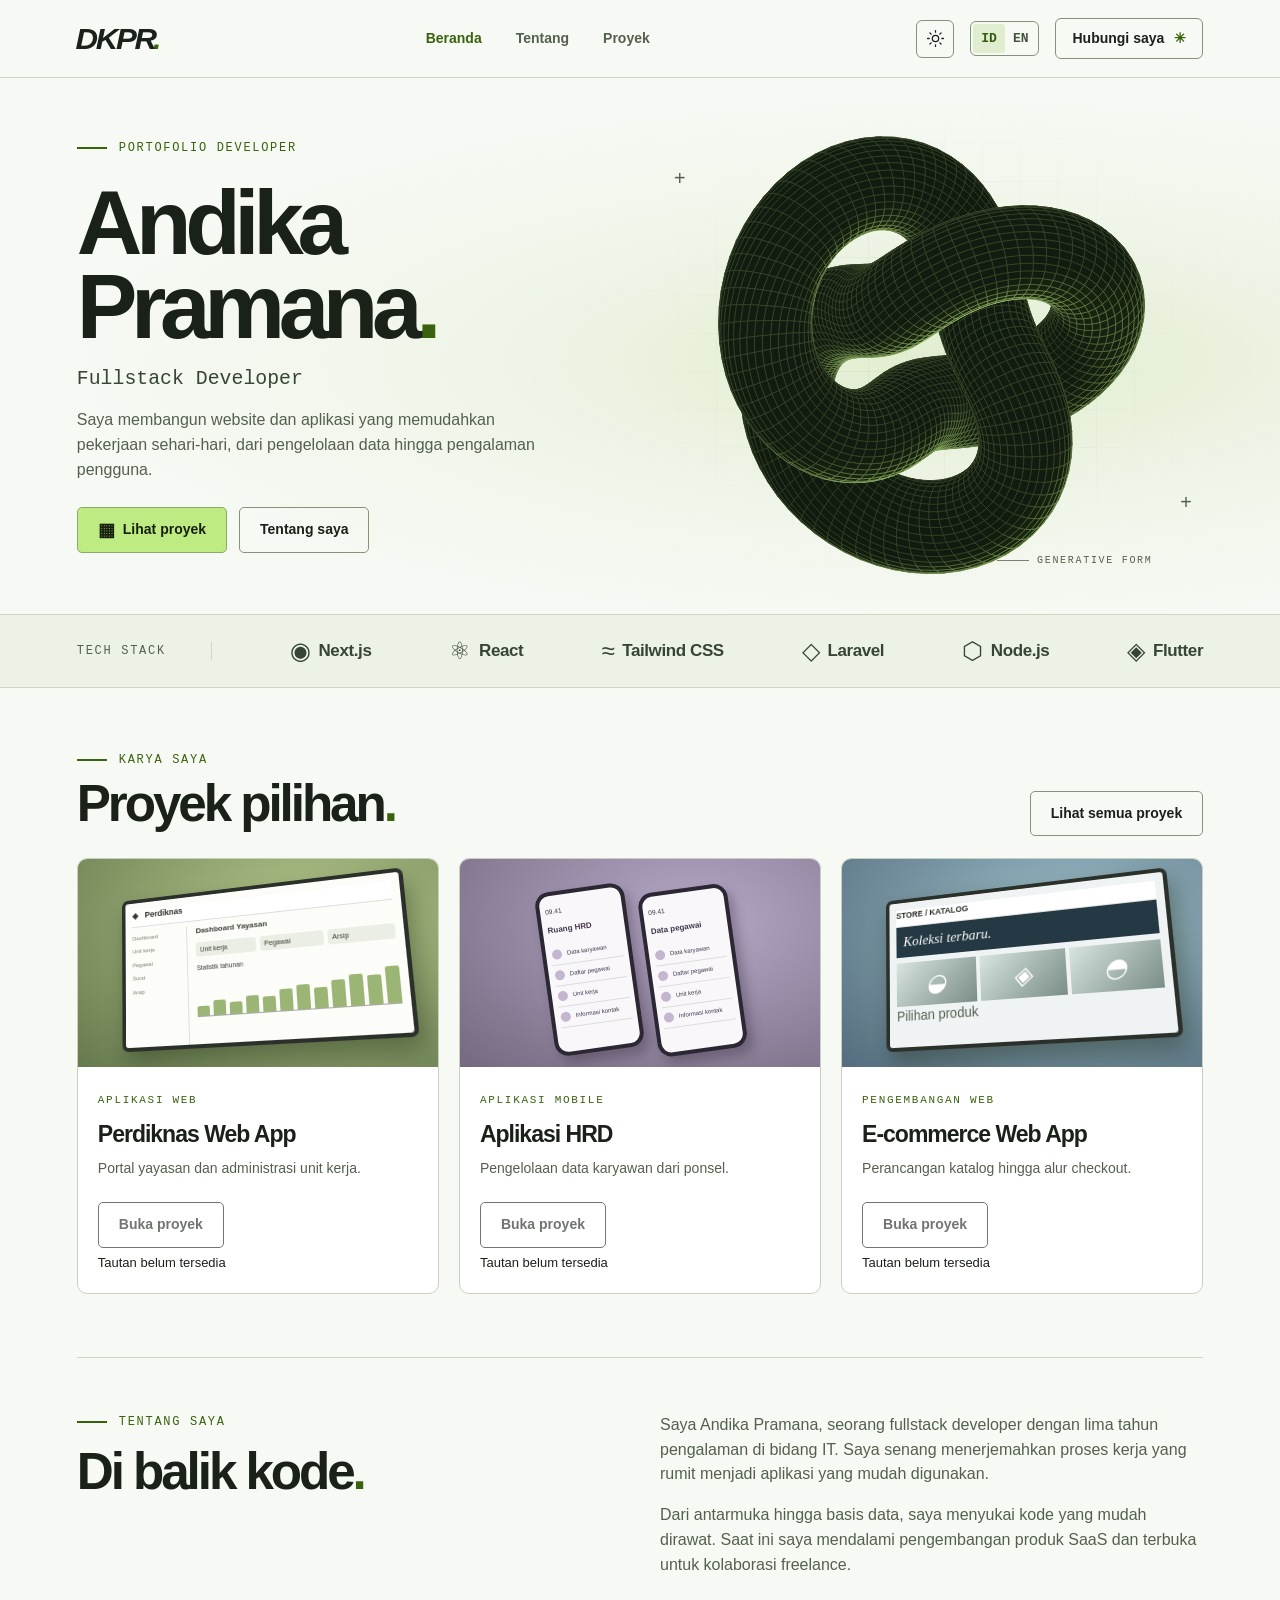
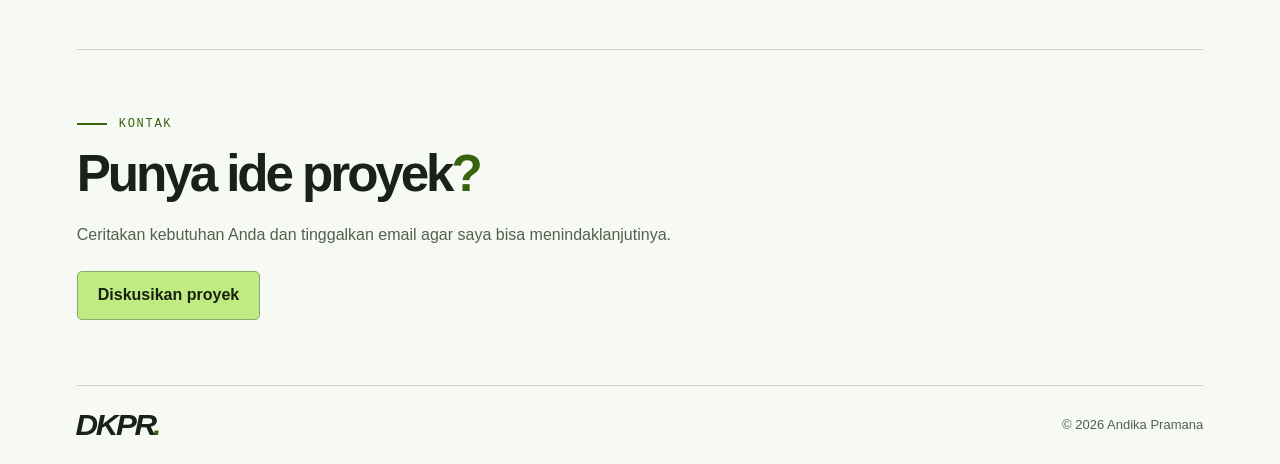
<file: index.html>
<!doctype html>
<html lang="id">
  <meta charset="utf-8" /><title>DKPR — Andika Pramana</title>
  <script>
    let lang = "id";
    try {
      if (localStorage.getItem("dkpr-language") === "en") lang = "en";
    } catch {}
    location.replace(lang + "/" + location.search + location.hash);
  </script>
  <a href="id/">Bahasa Indonesia</a>
  ·
  <a href="en/">English</a>
</html>
</file>
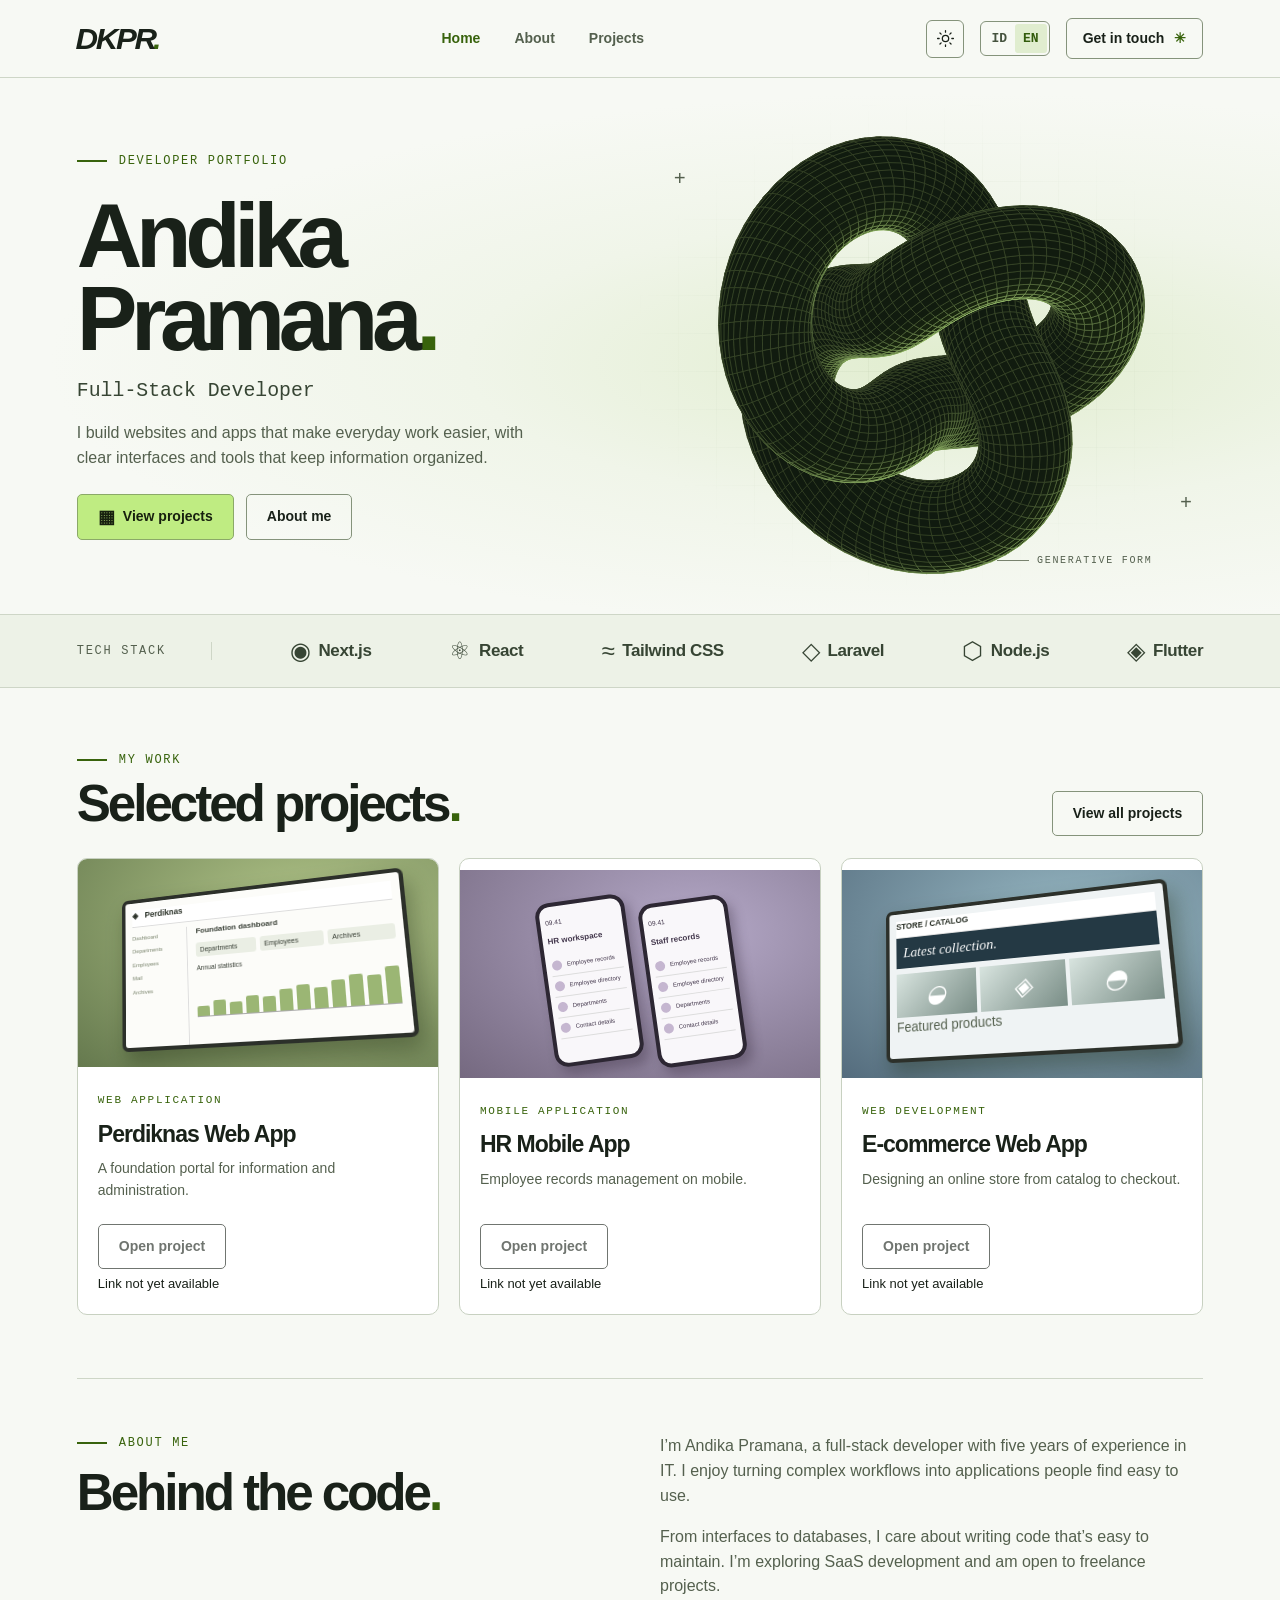
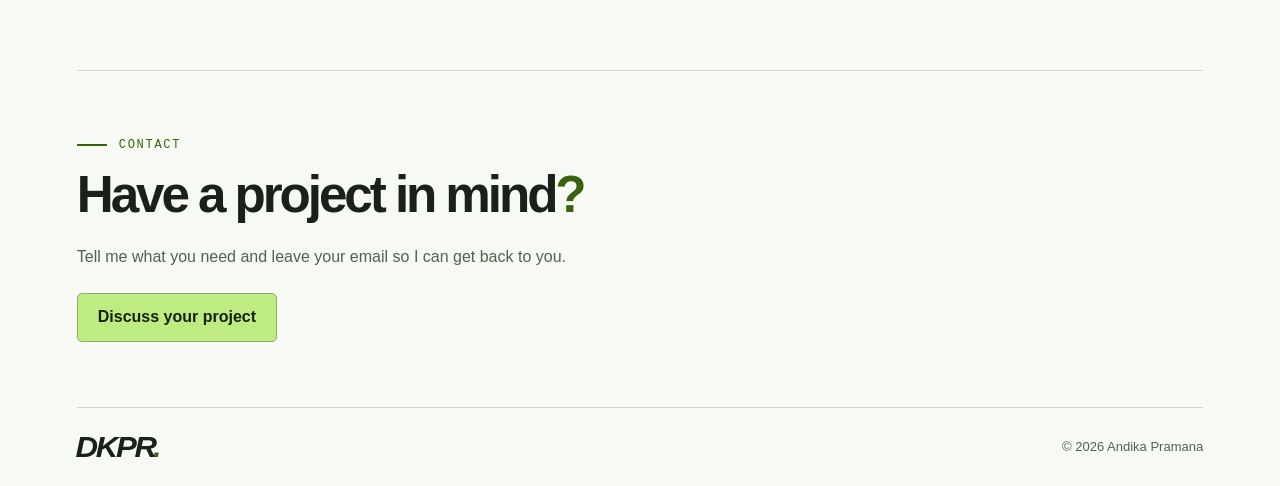
<file: en/index.html>
<!doctype html>
<html lang="en">
  <head>
    <meta charset="utf-8" />
    <meta name="viewport" content="width=device-width,initial-scale=1" />
    <meta name="theme-color" content="#101110" />
    <meta
      name="description"
      content="Explore Andika Pramana’s web and mobile projects. A full-stack developer with five years in IT, Andika is open to freelance collaborations."
    />
    <title>Andika Pramana — Full-Stack Developer</title>
    <script src="../theme.js"></script>
    <link rel="stylesheet" href="../style.css" />
    <script>
      try {
        localStorage.setItem("dkpr-language", document.documentElement.lang);
      } catch {}
    </script>
  </head>
  <body>
    <header>
      <div class="wrap nav">
        <a class="brand" href="#beranda" aria-label="DKPR Home"><b>DKPR</b><i>.</i></a>
        <nav>
          <a href="#beranda" class="active">Home</a><a href="#tentang">About</a
          ><a href="projects/">Projects</a>
        </nav>
        <div class="nav-tools">
          <button
            type="button"
            class="theme-switch"
            aria-label="Dark mode"
            title="Dark mode"
            aria-pressed="false"
          >
            <svg
              aria-hidden="true"
              width="19"
              height="19"
              viewBox="0 0 24 24"
              fill="none"
              stroke="currentColor"
              stroke-width="1.6"
              stroke-linecap="round"
              stroke-linejoin="round"
            >
              <g class="sun">
                <circle cx="12" cy="12" r="4" />
                <path
                  d="M12 2v2m0 16v2M2 12h2m16 0h2M5 5l1.5 1.5m11 11L19 19M5 19l1.5-1.5m11-11L19 5"
                />
              </g>
              <path class="moon" d="M20.5 14.4A9 9 0 0 1 9.6 3.5a9 9 0 1 0 10.9 10.9Z" />
            </svg>
          </button>
          <div class="languages" role="group" aria-label="Language">
            <a href="../id/" lang="id" hreflang="id" aria-label="Bahasa Indonesia">ID</a
            ><a href="./" lang="en" hreflang="en" aria-label="English" aria-current="true">EN</a>
          </div>
          <a class="contactbtn" href="#kontak">Get in touch <span aria-hidden="true">✳</span></a>
        </div>
      </div>
    </header>
    <main>
      <section id="beranda" class="hero">
        <div class="wrap hero-inner">
          <div class="intro">
            <div class="eyebrow"><span class="rule"></span> DEVELOPER PORTFOLIO</div>
            <h1>Andika<br />Pramana<span>.</span></h1>
            <p class="role">Full-Stack Developer</p>
            <p class="desc">
              I build websites and apps that make everyday work easier, with clear interfaces and
              tools that keep information organized.
            </p>
            <div class="actions">
              <a class="solid" href="#proyek"><span aria-hidden="true">▦</span> View projects</a
              ><a class="outline" href="#tentang">About me</a>
            </div>
          </div>
          <div class="art" aria-hidden="true">
            <div class="grid"></div>
            <canvas></canvas>
            <div class="cross tl">+</div>
            <div class="cross br">+</div>
            <div class="artnote"><i></i> GENERATIVE FORM</div>
          </div>
        </div>
      </section>
      <div class="tech">
        <div class="wrap techrow">
          <span class="techlabel">TECH STACK</span><b><em>◉</em> Next.js</b><b><em>⚛</em> React</b
          ><b><em>≈</em> Tailwind CSS</b><b><em>◇</em> Laravel</b><b><em>⬡</em> Node.js</b
          ><b><em>◈</em> Flutter</b>
        </div>
      </div>
      <section class="wrap projects" id="proyek">
        <div class="eyebrow"><span class="rule"></span> MY WORK</div>
        <div class="sectionhead">
          <h2>Selected projects<span>.</span></h2>
          <a class="outline all-projects" href="projects/">View all projects</a>
        </div>
        <div class="cards" id="cards"></div>
      </section>
      <section class="wrap about" id="tentang">
        <div>
          <div class="eyebrow"><span class="rule"></span> ABOUT ME</div>
          <h2>Behind the code<span>.</span></h2>
        </div>
        <div>
          <p>
            I’m Andika Pramana, a full-stack developer with five years of experience in IT. I enjoy
            turning complex workflows into applications people find easy to use.
          </p>
          <p>
            From interfaces to databases, I care about writing code that’s easy to maintain. I’m
            exploring SaaS development and am open to freelance projects.
          </p>
        </div>
      </section>
      <section class="wrap contact" id="kontak">
        <div class="eyebrow"><span class="rule"></span> CONTACT</div>
        <h2>Have a project in mind<span>?</span></h2>
        <p>Tell me what you need and leave your email so I can get back to you.</p>
        <a class="solid" href="https://dkpr-andika-portfolio.viridmint32.chatgpt.site/en#kontak"
          >Discuss your project</a
        >
      </section>
    </main>
    <footer class="wrap">
      <a class="brand" href="#beranda"><b>DKPR</b><i>.</i></a
      ><span>© 2026 Andika Pramana</span>
    </footer>
    <dialog id="detail">
      <button class="close" aria-label="Close">×</button>
      <div id="bodydetail"></div>
    </dialog>
    <script src="../en.js"></script>
    <script src="../projects.js"></script>
    <script src="../app.js"></script>
  </body>
</html>
</file>
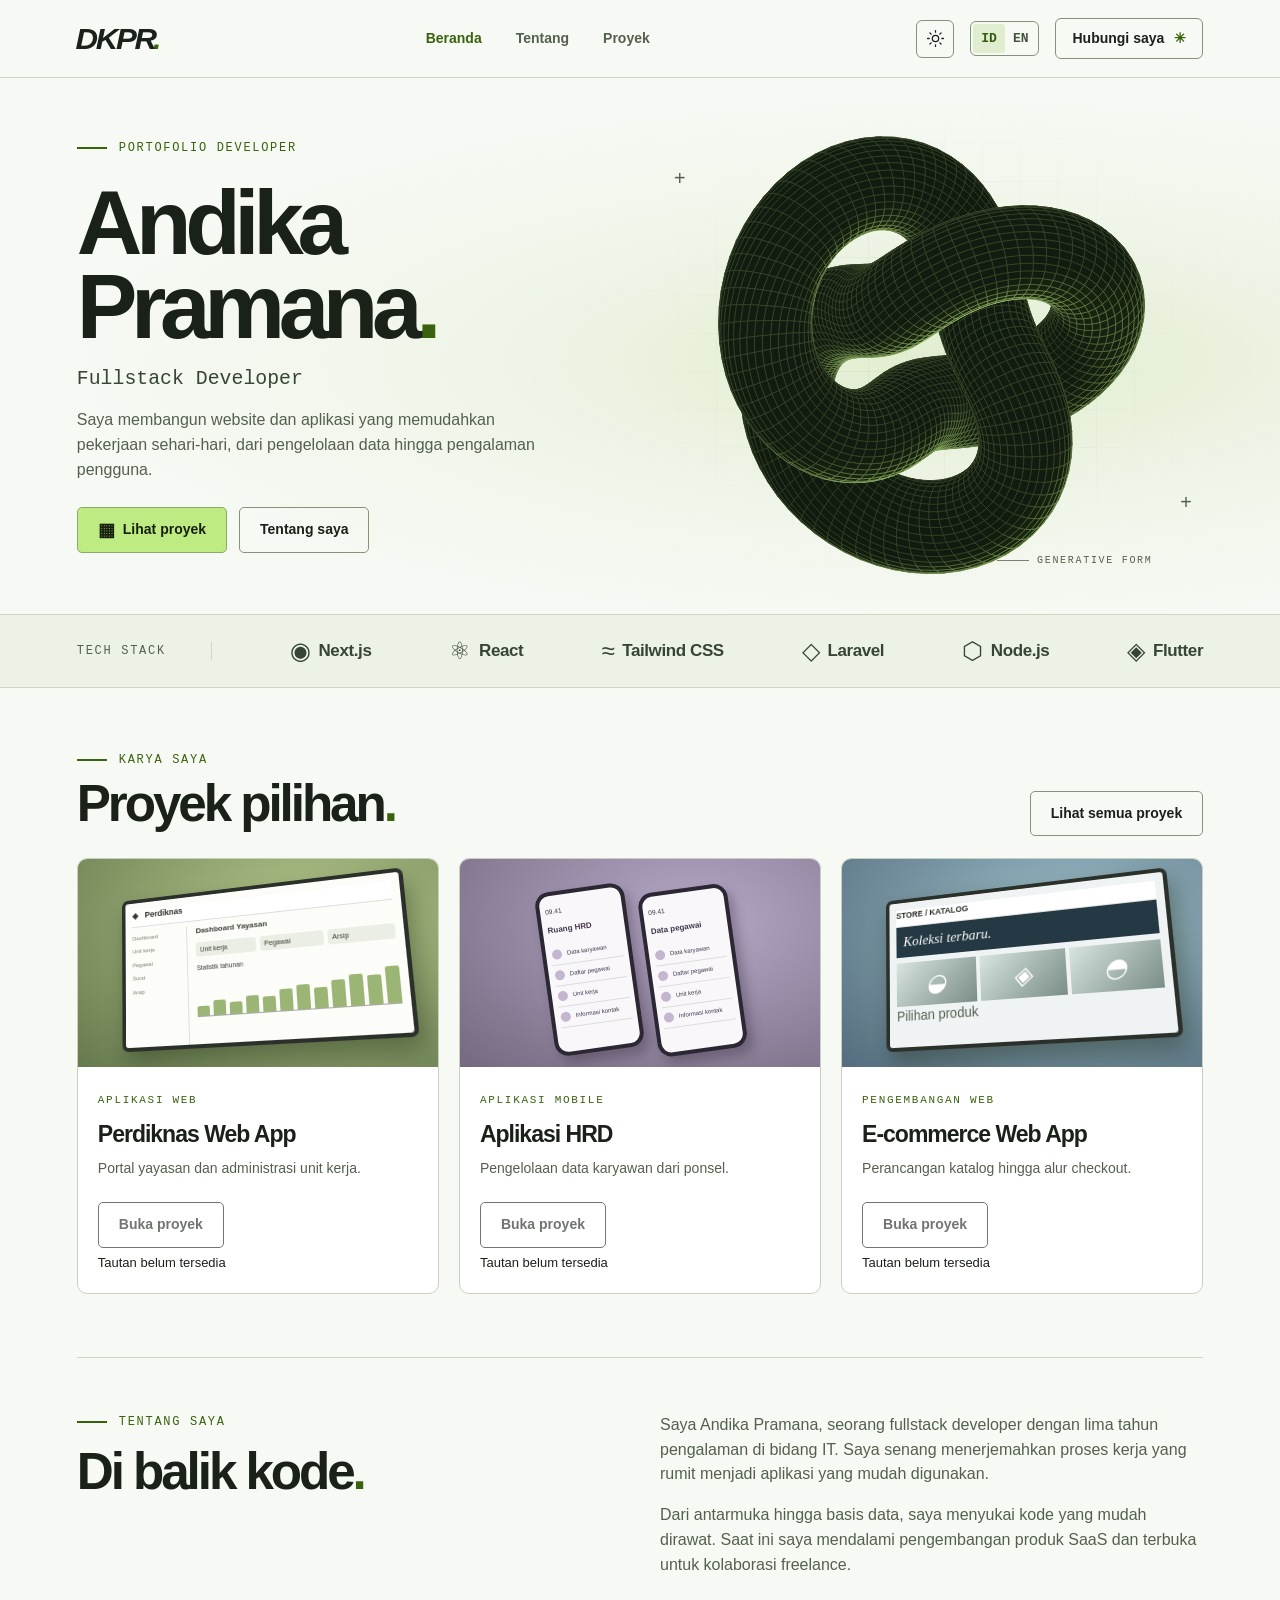
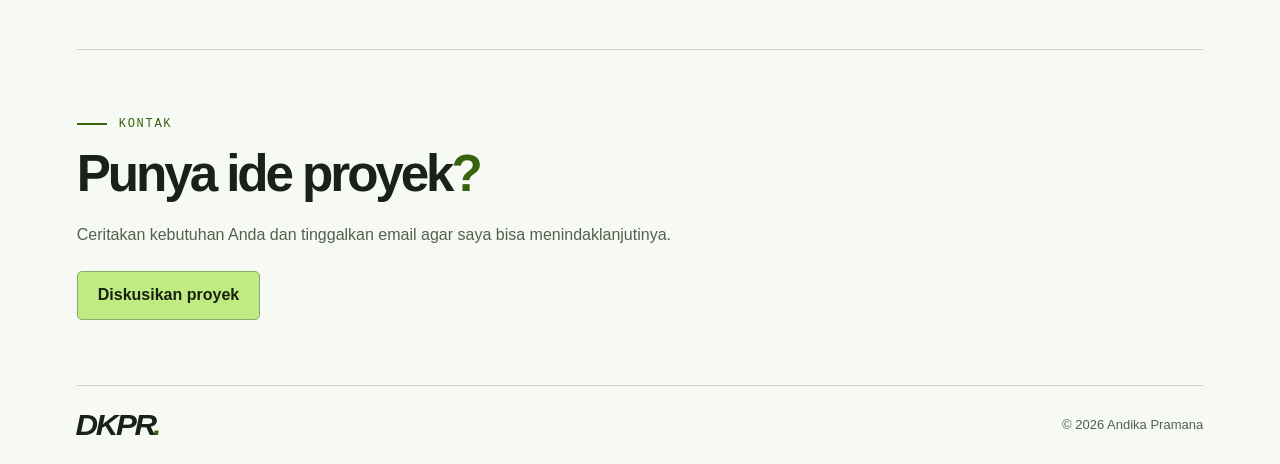
<file: id/index.html>
<!doctype html>
<html lang="id">
  <head>
    <meta charset="utf-8" />
    <meta name="viewport" content="width=device-width,initial-scale=1" />
    <meta name="theme-color" content="#101110" />
    <meta
      name="description"
      content="Portofolio Andika Pramana, fullstack developer dengan lima tahun pengalaman IT. Jelajahi proyek web, aplikasi mobile, dan diskusikan ide proyek Anda."
    />
    <title>Andika Pramana — Fullstack Developer</title>
    <script src="../theme.js"></script>
    <link rel="stylesheet" href="../style.css" />
    <script>
      try {
        localStorage.setItem("dkpr-language", document.documentElement.lang);
      } catch {}
    </script>
  </head>
  <body>
    <header>
      <div class="wrap nav">
        <a class="brand" href="#beranda" aria-label="DKPR Beranda"><b>DKPR</b><i>.</i></a>
        <nav>
          <a href="#beranda" class="active">Beranda</a><a href="#tentang">Tentang</a
          ><a href="proyek/">Proyek</a>
        </nav>
        <div class="nav-tools">
          <button
            type="button"
            class="theme-switch"
            aria-label="Mode gelap"
            title="Mode gelap"
            aria-pressed="false"
          >
            <svg
              aria-hidden="true"
              width="19"
              height="19"
              viewBox="0 0 24 24"
              fill="none"
              stroke="currentColor"
              stroke-width="1.6"
              stroke-linecap="round"
              stroke-linejoin="round"
            >
              <g class="sun">
                <circle cx="12" cy="12" r="4" />
                <path
                  d="M12 2v2m0 16v2M2 12h2m16 0h2M5 5l1.5 1.5m11 11L19 19M5 19l1.5-1.5m11-11L19 5"
                />
              </g>
              <path class="moon" d="M20.5 14.4A9 9 0 0 1 9.6 3.5a9 9 0 1 0 10.9 10.9Z" />
            </svg>
          </button>
          <div class="languages" role="group" aria-label="Bahasa">
            <a href="./" lang="id" hreflang="id" aria-label="Bahasa Indonesia" aria-current="true"
              >ID</a
            ><a href="../en/" lang="en" hreflang="en" aria-label="English">EN</a>
          </div>
          <a class="contactbtn" href="#kontak">Hubungi saya <span aria-hidden="true">✳</span></a>
        </div>
      </div>
    </header>
    <main>
      <section id="beranda" class="hero">
        <div class="wrap hero-inner">
          <div class="intro">
            <div class="eyebrow"><span class="rule"></span> PORTOFOLIO DEVELOPER</div>
            <h1>Andika<br />Pramana<span>.</span></h1>
            <p class="role">Fullstack Developer</p>
            <p class="desc">
              Saya membangun website dan aplikasi yang memudahkan pekerjaan sehari-hari, dari
              pengelolaan data hingga pengalaman pengguna.
            </p>
            <div class="actions">
              <a class="solid" href="#proyek"><span aria-hidden="true">▦</span> Lihat proyek</a
              ><a class="outline" href="#tentang">Tentang saya</a>
            </div>
          </div>
          <div class="art" aria-hidden="true">
            <div class="grid"></div>
            <canvas></canvas>
            <div class="cross tl">+</div>
            <div class="cross br">+</div>
            <div class="artnote"><i></i> GENERATIVE FORM</div>
          </div>
        </div>
      </section>
      <div class="tech">
        <div class="wrap techrow">
          <span class="techlabel">TECH STACK</span><b><em>◉</em> Next.js</b><b><em>⚛</em> React</b
          ><b><em>≈</em> Tailwind CSS</b><b><em>◇</em> Laravel</b><b><em>⬡</em> Node.js</b
          ><b><em>◈</em> Flutter</b>
        </div>
      </div>
      <section class="wrap projects" id="proyek">
        <div class="eyebrow"><span class="rule"></span> KARYA SAYA</div>
        <div class="sectionhead">
          <h2>Proyek pilihan<span>.</span></h2>
          <a class="outline all-projects" href="proyek/">Lihat semua proyek</a>
        </div>
        <div class="cards" id="cards"></div>
      </section>
      <section class="wrap about" id="tentang">
        <div>
          <div class="eyebrow"><span class="rule"></span> TENTANG SAYA</div>
          <h2>Di balik kode<span>.</span></h2>
        </div>
        <div>
          <p>
            Saya Andika Pramana, seorang fullstack developer dengan lima tahun pengalaman di bidang
            IT. Saya senang menerjemahkan proses kerja yang rumit menjadi aplikasi yang mudah
            digunakan.
          </p>
          <p>
            Dari antarmuka hingga basis data, saya menyukai kode yang mudah dirawat. Saat ini saya
            mendalami pengembangan produk SaaS dan terbuka untuk kolaborasi freelance.
          </p>
        </div>
      </section>
      <section class="wrap contact" id="kontak">
        <div class="eyebrow"><span class="rule"></span> KONTAK</div>
        <h2>Punya ide proyek<span>?</span></h2>
        <p>Ceritakan kebutuhan Anda dan tinggalkan email agar saya bisa menindaklanjutinya.</p>
        <a class="solid" href="https://dkpr-andika-portfolio.viridmint32.chatgpt.site/id#kontak"
          >Diskusikan proyek</a
        >
      </section>
    </main>
    <footer class="wrap">
      <a class="brand" href="#beranda"><b>DKPR</b><i>.</i></a
      ><span>© 2026 Andika Pramana</span>
    </footer>
    <dialog id="detail">
      <button class="close" aria-label="Tutup">×</button>
      <div id="bodydetail"></div>
    </dialog>
    <script src="../id.js"></script>
    <script src="../projects.js"></script>
    <script src="../app.js"></script>
  </body>
</html>
</file>
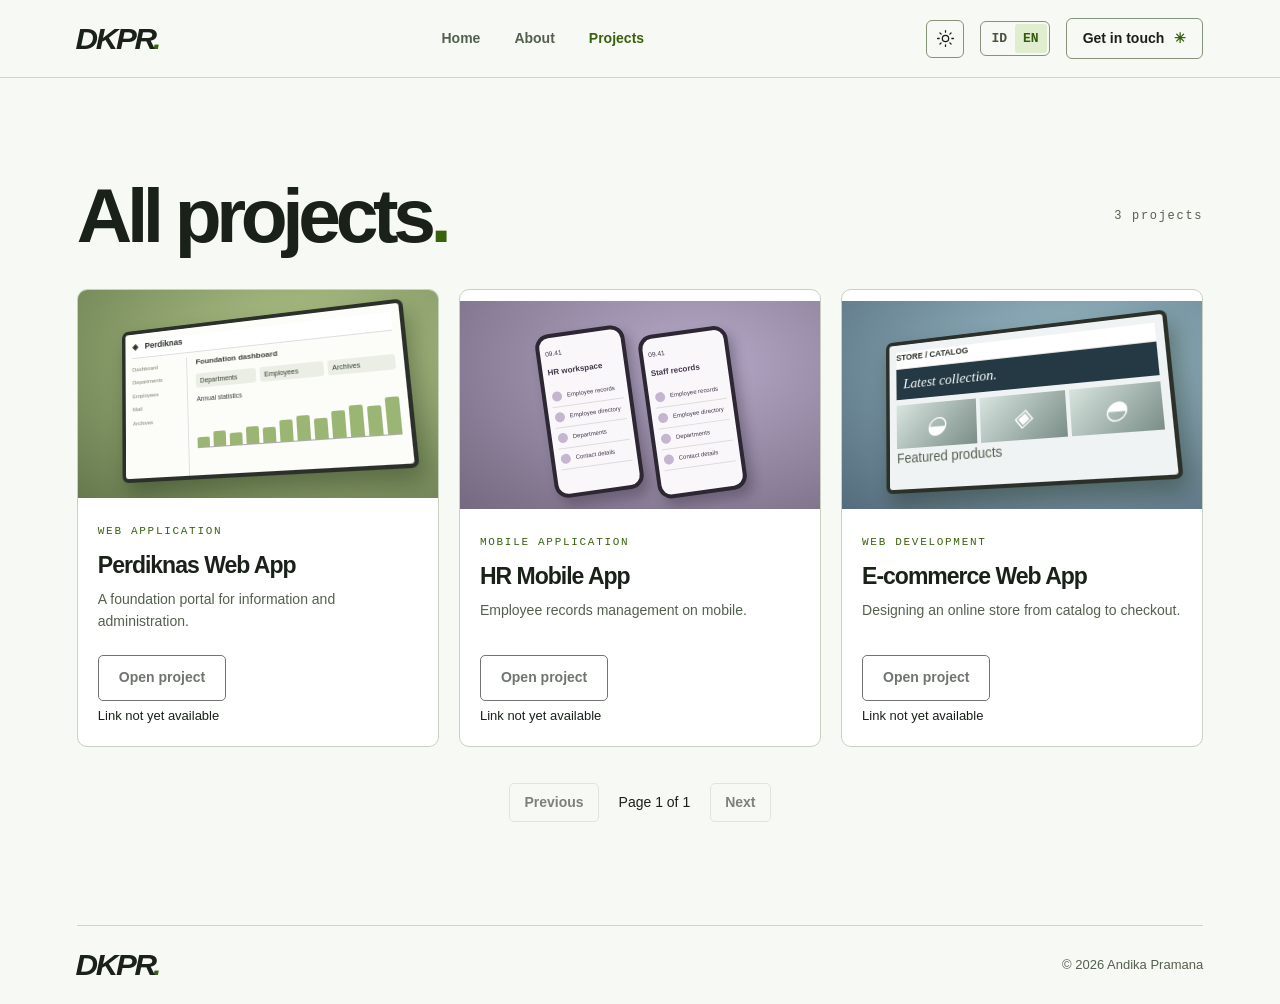
<file: en/projects/index.html>
<!doctype html>
<html lang="en">
  <head>
    <meta charset="utf-8" />
    <meta name="viewport" content="width=device-width,initial-scale=1" />
    <meta name="theme-color" content="#101110" />
    <meta
      name="description"
      content="Explore Andika Pramana’s web and mobile projects. A full-stack developer with five years in IT, Andika is open to freelance collaborations."
    />
    <title>All projects — Andika Pramana</title>
    <script src="../../theme.js"></script>
    <link rel="stylesheet" href="../../style.css" />
    <script>
      try {
        localStorage.setItem("dkpr-language", document.documentElement.lang);
      } catch {}
    </script>
  </head>
  <body>
    <header>
      <div class="wrap nav">
        <a class="brand" href="../#beranda" aria-label="DKPR Home"><b>DKPR</b><i>.</i></a>
        <nav>
          <a href="../#beranda">Home</a><a href="../#tentang">About</a
          ><a class="active" aria-current="page" href="./">Projects</a>
        </nav>
        <div class="nav-tools">
          <button
            type="button"
            class="theme-switch"
            aria-label="Dark mode"
            title="Dark mode"
            aria-pressed="false"
          >
            <svg
              aria-hidden="true"
              width="19"
              height="19"
              viewBox="0 0 24 24"
              fill="none"
              stroke="currentColor"
              stroke-width="1.6"
              stroke-linecap="round"
              stroke-linejoin="round"
            >
              <g class="sun">
                <circle cx="12" cy="12" r="4" />
                <path
                  d="M12 2v2m0 16v2M2 12h2m16 0h2M5 5l1.5 1.5m11 11L19 19M5 19l1.5-1.5m11-11L19 5"
                />
              </g>
              <path class="moon" d="M20.5 14.4A9 9 0 0 1 9.6 3.5a9 9 0 1 0 10.9 10.9Z" />
            </svg>
          </button>
          <div class="languages" role="group" aria-label="Language">
            <a href="../../id/proyek/" lang="id" hreflang="id" aria-label="Bahasa Indonesia">ID</a
            ><a href="./" lang="en" hreflang="en" aria-label="English" aria-current="true">EN</a>
          </div>
          <a class="contactbtn" href="../#kontak">Get in touch <span aria-hidden="true">✳</span></a>
        </div>
      </div>
    </header>
    <main class="wrap catalog">
      <div class="sectionhead">
        <h1>All projects<span>.</span></h1>
        <span class="mono" id="project-count"></span>
      </div>
      <div class="cards" id="cards"></div>
      <nav id="pagination" aria-label="Project pages"><span id="page-state"></span></nav>
    </main>
    <footer class="wrap">
      <a class="brand" href="../#beranda"><b>DKPR</b><i>.</i></a
      ><span>© 2026 Andika Pramana</span>
    </footer>
    <dialog id="detail">
      <button class="close" aria-label="Close">×</button>
      <div id="bodydetail"></div>
    </dialog>
    <script src="../../en.js"></script>
    <script src="../../projects.js"></script>
  </body>
</html>
</file>
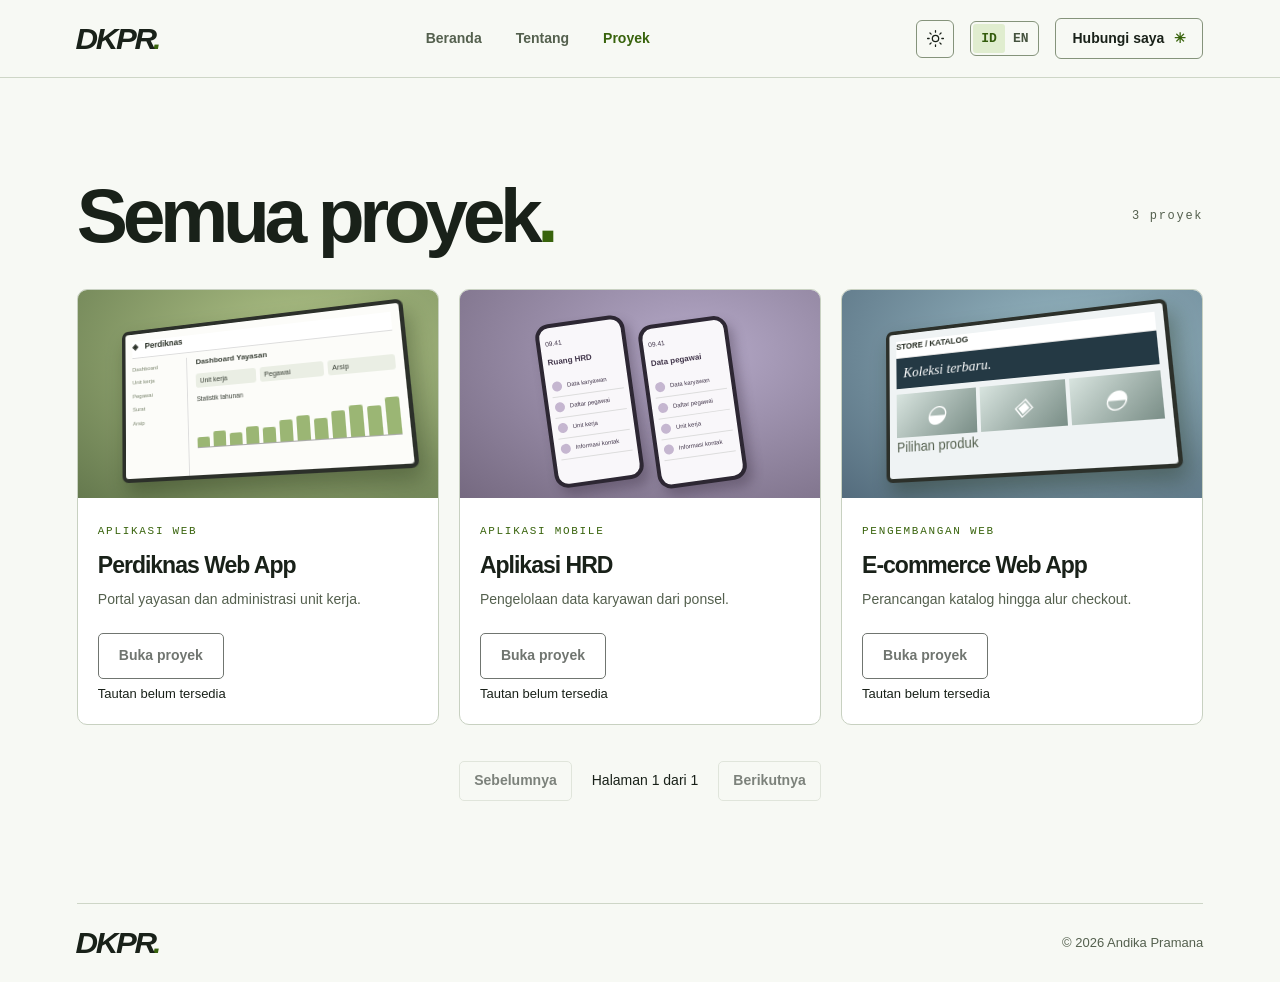
<file: id/proyek/index.html>
<!doctype html>
<html lang="id">
  <head>
    <meta charset="utf-8" />
    <meta name="viewport" content="width=device-width,initial-scale=1" />
    <meta name="theme-color" content="#101110" />
    <meta
      name="description"
      content="Portofolio Andika Pramana, fullstack developer dengan lima tahun pengalaman IT. Jelajahi proyek web, aplikasi mobile, dan diskusikan ide proyek Anda."
    />
    <title>Semua proyek — Andika Pramana</title>
    <script src="../../theme.js"></script>
    <link rel="stylesheet" href="../../style.css" />
    <script>
      try {
        localStorage.setItem("dkpr-language", document.documentElement.lang);
      } catch {}
    </script>
  </head>
  <body>
    <header>
      <div class="wrap nav">
        <a class="brand" href="../#beranda" aria-label="DKPR Beranda"><b>DKPR</b><i>.</i></a>
        <nav>
          <a href="../#beranda">Beranda</a><a href="../#tentang">Tentang</a
          ><a class="active" aria-current="page" href="./">Proyek</a>
        </nav>
        <div class="nav-tools">
          <button
            type="button"
            class="theme-switch"
            aria-label="Mode gelap"
            title="Mode gelap"
            aria-pressed="false"
          >
            <svg
              aria-hidden="true"
              width="19"
              height="19"
              viewBox="0 0 24 24"
              fill="none"
              stroke="currentColor"
              stroke-width="1.6"
              stroke-linecap="round"
              stroke-linejoin="round"
            >
              <g class="sun">
                <circle cx="12" cy="12" r="4" />
                <path
                  d="M12 2v2m0 16v2M2 12h2m16 0h2M5 5l1.5 1.5m11 11L19 19M5 19l1.5-1.5m11-11L19 5"
                />
              </g>
              <path class="moon" d="M20.5 14.4A9 9 0 0 1 9.6 3.5a9 9 0 1 0 10.9 10.9Z" />
            </svg>
          </button>
          <div class="languages" role="group" aria-label="Bahasa">
            <a href="./" lang="id" hreflang="id" aria-label="Bahasa Indonesia" aria-current="true"
              >ID</a
            ><a href="../../en/projects/" lang="en" hreflang="en" aria-label="English">EN</a>
          </div>
          <a class="contactbtn" href="../#kontak">Hubungi saya <span aria-hidden="true">✳</span></a>
        </div>
      </div>
    </header>
    <main class="wrap catalog">
      <div class="sectionhead">
        <h1>Semua proyek<span>.</span></h1>
        <span class="mono" id="project-count"></span>
      </div>
      <div class="cards" id="cards"></div>
      <nav id="pagination" aria-label="Halaman proyek"><span id="page-state"></span></nav>
    </main>
    <footer class="wrap">
      <a class="brand" href="../#beranda"><b>DKPR</b><i>.</i></a
      ><span>© 2026 Andika Pramana</span>
    </footer>
    <dialog id="detail">
      <button class="close" aria-label="Tutup">×</button>
      <div id="bodydetail"></div>
    </dialog>
    <script src="../../id.js"></script>
    <script src="../../projects.js"></script>
  </body>
</html>
</file>
<file: style.css>
/* ==========================================================================
   Base & reset
   ========================================================================== */

* {
  box-sizing: border-box;
}
html {
  scroll-behavior: smooth;
  scroll-padding-top: 82px;
}
body {
  margin: 0;
  background: #111210;
  color: #f4f4ee;
  font:
    16px/1.55 Arial,
    Helvetica,
    sans-serif;
  --lime: #c3f873;
  --line: #32342e;
}
a {
  color: inherit;
  text-decoration: none;
}
button,
input,
textarea {
  font: inherit;
}
button,
a {
  touch-action: manipulation;
}
button {
  cursor: pointer;
}
.wrap {
  width: min(1260px, 88%);
  margin-inline: auto;
}
/* ==========================================================================
   Header, navigation & buttons
   ========================================================================== */

header {
  background: #111210;
  border-bottom: 1px solid var(--line);
}
.nav,
nav,
.actions,
.techrow,
.sectionhead,
footer,
.eyebrow {
  display: flex;
  align-items: center;
}
.nav {
  height: 77px;
  justify-content: space-between;
}
.brand {
  display: flex;
  align-items: baseline;
  font-size: 30px;
  font-weight: 900;
  letter-spacing: -2.2px;
  line-height: 1;
}
.brand b {
  font-family:
    Arial Black,
    Arial,
    sans-serif;
  font-style: italic;
  transform: scaleX(1.04);
}
.brand i,
h1 span,
h2 span {
  color: var(--lime);
}
nav {
  gap: 34px;
}
nav a,
.contactbtn,
.actions a,
button.solid {
  font-size: 14px;
  font-weight: 600;
}
nav a {
  color: #aaa;
}
.active,
nav a:hover {
  color: var(--lime);
}
.contactbtn,
.outline {
  border: 1px solid #5b5e53;
  border-radius: 6px;
}
.contactbtn {
  padding: 9px 16px;
}
.contactbtn span {
  color: var(--lime);
  margin-left: 6px;
}
/* ==========================================================================
   Hero
   ========================================================================== */

.hero {
  overflow: hidden;
  background: radial-gradient(ellipse at 74% 53%, #1b2017 0%, #121410 33%, #111210 66%);
}
.hero-inner {
  position: relative;
  display: grid;
  grid-template-columns: 1fr 1fr;
  align-items: center;
  min-height: 536px;
  padding-block: 52px;
}
.eyebrow,
.mono,
.techlabel,
.artnote,
.category {
  font:
    12px/1.5 "Courier New",
    monospace;
  letter-spacing: 1.7px;
}
.eyebrow {
  color: var(--lime);
  gap: 12px;
}
.rule {
  width: 30px;
  height: 2px;
  background: var(--lime);
}
h1 {
  font-size: clamp(72px, 7.1vw, 112px);
  line-height: 0.92;
  letter-spacing: -0.07em;
  margin: 24px 0 16px;
}
h2 {
  font-size: clamp(38px, 4vw, 62px);
  letter-spacing: -0.06em;
  line-height: 1.07;
  margin: 14px 0 22px;
}
.role {
  font: clamp(17px, 1.55vw, 23px)/1.4 monospace;
  color: #d1d5ca;
  margin: 0;
}
.desc,
.about p,
.contact p,
dialog p {
  color: #b1b4aa;
}
.desc {
  max-width: 465px;
  margin: 16px 0 24px;
}
.actions {
  gap: 12px;
}
.solid,
.outline {
  display: inline-flex;
  align-items: center;
  justify-content: center;
  gap: 8px;
  padding: 11px 20px;
  border-radius: 5px;
}
.solid {
  background: var(--lime);
  border: 1px solid var(--lime);
  color: #17200e;
  font-weight: 700;
}
.solid:hover {
  background: #ddffa5;
}
.outline:hover,
.contactbtn:hover {
  border-color: var(--lime);
}
.actions .solid span {
  font-size: 18px;
  line-height: 1;
}
.art {
  position: absolute;
  right: 0;
  top: 5%;
  height: 90%;
  width: 50%;
  isolation: isolate;
}
.grid {
  position: absolute;
  inset: 0;
  background-image:
    linear-gradient(#96a78416 1px, transparent 1px),
    linear-gradient(90deg, #96a78416 1px, transparent 1px);
  background-size: 38px 38px;
  mask-image: radial-gradient(ellipse, #000 32%, transparent 73%);
}
canvas {
  width: 100%;
  height: 100%;
  position: absolute;
  inset: 0;
}
.cross,
.artnote {
  position: absolute;
  color: #7b886e;
}
.cross {
  font: 20px monospace;
}
.tl {
  left: 6%;
  top: 13%;
}
.br {
  right: 2%;
  bottom: 15%;
}
.artnote {
  right: 9%;
  bottom: 4%;
  font-size: 10px;
  display: flex;
  align-items: center;
  gap: 8px;
}
.artnote i {
  width: 32px;
  height: 1px;
  background: #78826e;
}
/* ==========================================================================
   Tech stack bar
   ========================================================================== */

.tech {
  border-block: 1px solid var(--line);
  background: #161714;
}
.techrow {
  min-height: 72px;
  justify-content: space-between;
  gap: 16px;
  flex-wrap: wrap;
}
.techrow b {
  display: flex;
  align-items: center;
  gap: 8px;
  color: #c5c7bf;
  font-size: 17px;
  letter-spacing: -0.4px;
}
.techrow em {
  font: 24px/1 Arial;
  color: #c7c9bf;
}
.techlabel,
.mono {
  color: #9a9f93;
}
.techlabel {
  border-right: 1px solid var(--line);
  padding-right: 4%;
}
/* ==========================================================================
   Project cards & previews
   ========================================================================== */

.projects {
  padding: 63px 0;
}
.sectionhead {
  justify-content: space-between;
}
.sectionhead h2 {
  margin: 8px 0 26px;
}
.cards {
  display: grid;
  grid-template-columns: repeat(3, 1fr);
  gap: 20px;
}
.card {
  border: 1px solid #343730;
  border-radius: 10px;
  background: #181a17;
  overflow: hidden;
  color: inherit;
  text-align: left;
  padding: 0;
  transition: transform 0.2s;
}
.card:hover {
  transform: translateY(-4px);
}
.thumb {
  height: 208px;
  position: relative;
  overflow: hidden;
  display: grid;
  place-items: center;
}
.olive {
  background: radial-gradient(at 65% 30%, #b5c88b, #65794e);
}
.violet {
  background: radial-gradient(at 65% 30%, #b5a9c8, #756980);
}
.blue {
  background: radial-gradient(at 65% 30%, #9bbcc7, #546c7d);
}
.mock {
  width: 82%;
  height: 78%;
  background: #fcfcf9;
  border: 4px solid #2c302a;
  border-radius: 7px;
  box-shadow: 5px 12px 22px #18260d61;
  transform: perspective(500px) rotateY(-13deg) rotateX(9deg) rotateZ(-5deg);
  padding: 8px;
  color: #353c32;
  font-size: 8px;
  overflow: hidden;
}
.mock header {
  background: #fff;
  color: #272e24;
  border-color: #ddd;
  font-size: 9px;
  padding-bottom: 4px;
}
.dash {
  display: grid;
  grid-template-columns: 23% 1fr;
  gap: 9px;
  height: 100%;
  padding-top: 5px;
}
.side {
  color: #768169;
  font-size: 6px;
  line-height: 2.4;
  border-right: 1px solid #ddd;
}
.metrics {
  display: flex;
  gap: 4px;
  margin: 6px 0;
}
.metrics i {
  flex: 1;
  padding: 4px;
  background: #eaeee4;
  border-radius: 3px;
  font: 7px Arial;
}
.bars {
  height: 43px;
  display: flex;
  align-items: flex-end;
  gap: 4px;
  border-bottom: 1px solid #aaa;
}
.bars i {
  flex: 1;
  background: #9bb674;
  border-radius: 2px 2px 0 0;
}
.phones {
  display: flex;
  align-items: center;
  gap: 12px;
  transform: rotate(-8deg);
}
.phone {
  width: 90px;
  height: 165px;
  border: 4px solid #2d2733;
  border-radius: 14px;
  background: #f9f7fa;
  padding: 10px 5px;
  color: #42364b;
  font-size: 8px;
  box-shadow: 5px 8px 12px #30243555;
}
.phone:nth-child(2) {
  transform: translateY(15px);
}
.phone b {
  display: block;
  margin: 7px 0;
}
.person {
  padding: 5px 1px;
  border-bottom: 1px solid #ddd;
  font-size: 6px;
}
.person:before {
  content: "";
  display: inline-block;
  width: 10px;
  height: 10px;
  border-radius: 50%;
  background: #c5b6d0;
  vertical-align: middle;
  margin-right: 5px;
}
.shop {
  background: #eff3f4;
}
.shop strong {
  display: block;
  padding: 8px;
  background: #243944;
  color: #fff;
  font: italic 15px Georgia;
}
.tiles {
  display: flex;
  gap: 4px;
  margin-top: 6px;
}
.tiles i {
  flex: 1;
  height: 46px;
  background: linear-gradient(135deg, #d8e4df, #7a8e87);
  display: grid;
  place-items: center;
  font-size: 25px;
  color: white;
}
.cardcopy {
  padding: 19px 20px 22px;
}
.category {
  font-size: 11px;
  color: #b4c4a0;
}
.card h3 {
  font-size: 23px;
  letter-spacing: -1px;
  margin: 6px 0;
}
.card p {
  font-size: 14px;
  color: #b2b6ac;
  margin: 0;
}
/* ==========================================================================
   About, contact, footer
   ========================================================================== */

.about {
  border-block: 1px solid var(--line);
  display: grid;
  grid-template-columns: 1fr 1fr;
  gap: 40px;
  padding: 55px 0;
}
.about p:first-child {
  margin-top: 0;
}
.contact {
  padding: 65px 0;
}
.contact .solid {
  margin-top: 7px;
}
footer {
  padding: 24px 0;
  border-top: 1px solid var(--line);
  justify-content: space-between;
}
footer span {
  font-size: 13px;
  color: #aaa;
}
/* ==========================================================================
   Dialog & form fields
   ========================================================================== */

dialog {
  border: 1px solid #454a3f;
  border-radius: 12px;
  padding: 35px;
  color: inherit;
  background: #1a1d18;
  width: min(510px, 92vw);
}
dialog::backdrop {
  background: #080a08d9;
}
dialog h2 {
  font-size: 37px;
  padding-right: 18px;
}
dialog p,
dialog li {
  font-size: 16px;
}
.close {
  float: right;
  border: 0;
  background: transparent;
  color: white;
  font-size: 28px;
}
.close:hover {
  color: var(--lime);
}
label {
  display: block;
  margin-bottom: 14px;
}
input,
textarea {
  display: block;
  width: 100%;
  margin-top: 5px;
  background: #111310;
  color: white;
  border: 1px solid #555b4e;
  border-radius: 5px;
  padding: 10px;
}
a:focus-visible,
button:focus-visible {
  outline: 2px solid var(--lime);
  outline-offset: 3px;
}
@media (max-width: 850px) {
  .techrow {
    padding: 15px 0;
    justify-content: center;
    gap: 13px 24px;
  }
  .techlabel {
    display: none;
  }
  .thumb {
    height: 165px;
  }
  .cards {
    gap: 12px;
  }
  .cardcopy {
    padding: 12px;
  }
  .card h3 {
    font-size: 20px;
  }
  .hero-inner {
    min-height: 485px;
  }
  .art {
    right: -4%;
    width: 52%;
  }
}
@media (max-width: 650px) {
  .wrap {
    width: 89%;
  }
  .nav {
    height: 62px;
  }
  .brand {
    font-size: 25px;
  }
  nav {
    gap: 12px;
  }
  nav a {
    font-size: 12px;
  }
  nav a:first-child {
    display: none;
  }
  .contactbtn {
    font-size: 12px;
    padding: 7px 10px;
  }
  .hero-inner {
    display: flex;
    flex-direction: column;
    align-items: stretch;
    padding: 36px 0 10px;
  }
  .art {
    position: relative;
    right: 0;
    width: 100%;
    height: 270px;
  }
  .artnote {
    bottom: 3%;
  }
  h1 {
    font-size: 74px;
  }
  .desc {
    font-size: 15px;
  }
  .techrow b {
    font-size: 14px;
  }
  .techrow em {
    font-size: 18px;
  }
  .projects {
    padding: 40px 0;
  }
  .cards,
  .about {
    grid-template-columns: 1fr;
  }
  .thumb {
    height: 208px;
  }
  .cardcopy {
    padding: 16px;
  }
  .about {
    gap: 5px;
    padding: 35px 0;
  }
  .mono {
    font-size: 10px;
  }
  .contact {
    padding: 42px 0;
  }
}
@media (prefers-reduced-motion: reduce) {
  html {
    scroll-behavior: auto;
  }
  .card {
    transition: none;
  }
}
/* ==========================================================================
   Language switch & responsive tweaks
   ========================================================================== */

.nav-tools,
.languages {
  display: flex;
  align-items: center;
}
.nav-tools {
  gap: 16px;
}
.languages {
  border: 1px solid #44483e;
  border-radius: 6px;
  padding: 2px;
}
.languages a {
  padding: 5px 8px;
  font: 600 13px/1.5 monospace;
  border-radius: 3px;
  color: #b9bdb3;
}
.languages a[aria-current="true"] {
  color: var(--lime);
  background: #293020;
}
.languages a:hover {
  color: white;
}
@media (max-width: 650px) {
  .nav-tools {
    gap: 8px;
  }
  .languages a {
    padding: 4px 5px;
  }
  .nav {
    gap: 8px;
  }
}
@media (max-width: 400px) {
  .nav {
    height: auto;
    min-height: 65px;
    flex-wrap: wrap;
    padding-block: 8px;
  }
  .nav nav {
    order: 3;
    width: 100%;
    justify-content: center;
  }
  .nav nav a:first-child {
    display: inline;
  }
}

/* ==========================================================================
   Theme switch & light theme
   ========================================================================== */

html {
  color-scheme: dark;
}
.theme-switch {
  display: grid;
  place-items: center;
  width: 38px;
  height: 38px;
  flex-shrink: 0;
  border: 1px solid #515648;
  border-radius: 6px;
  color: inherit;
  background: transparent;
}
.theme-switch:hover {
  border-color: var(--lime);
  color: var(--lime);
}
.theme-switch .sun {
  display: none;
}
html[data-theme="light"] {
  color-scheme: light;
}
[data-theme="light"] body {
  --lime: #38630c;
  --line: #ced6c7;
  color: #192119;
  background: #f7f9f4;
}
[data-theme="light"] body > header {
  background: #f7f9f4;
}
[data-theme="light"] .hero {
  background: radial-gradient(ellipse at 74% 53%, #e1edcf 0%, #f0f5e9 36%, #f7f9f4 67%);
}
[data-theme="light"] .tech {
  background: #edf2e7;
}
[data-theme="light"] :is(.techrow b, .techrow em, .role) {
  color: #374534;
}
[data-theme="light"]
  :is(
    .desc,
    .about p,
    .contact p,
    dialog p,
    .card p,
    .mono,
    .techlabel,
    footer span,
    nav a,
    .artnote,
    .cross
  ) {
  color: #54604e;
}
[data-theme="light"] :is(nav a.active, nav a:hover, .category, .languages a:hover) {
  color: var(--lime);
}
[data-theme="light"] :is(.theme-switch, .outline, .contactbtn, .languages) {
  border-color: #85937b;
}
[data-theme="light"] .theme-switch .sun {
  display: block;
}
[data-theme="light"] .theme-switch .moon {
  display: none;
}
[data-theme="light"] .languages a {
  color: #45523e;
}
[data-theme="light"] .languages a[aria-current="true"] {
  color: #325b0b;
  background: #e0edcf;
}
[data-theme="light"] :is(dialog, .card) {
  background: #fff;
  border-color: #c8d1c1;
}
[data-theme="light"] :is(input, textarea) {
  color: #192119;
  background: #f7f9f4;
  border-color: #819076;
}
[data-theme="light"] .close {
  color: #374534;
}
[data-theme="light"] .solid {
  color: #17200e;
  background: #bfec82;
  border-color: #8ba968;
}
[data-theme="light"] .solid:hover {
  background: #addd6d;
}
@media (max-width: 520px) {
  .nav {
    height: auto;
    min-height: 65px;
    flex-wrap: wrap;
    padding-block: 8px;
  }
  .nav nav {
    order: 3;
    width: 100%;
    justify-content: center;
  }
  .nav nav a:first-child {
    display: inline;
  }
  .theme-switch {
    width: 33px;
    height: 33px;
  }
}
/* ==========================================================================
   Projects catalog page & project links
   ========================================================================== */

.catalog {
  padding-block: clamp(48px, 8vw, 110px);
  min-height: 65vh;
}
.catalog h1 {
  font-size: clamp(46px, 6vw, 82px);
  margin: 0;
}
.catalog .sectionhead {
  margin-bottom: 38px;
  gap: 18px;
}
.all-projects,
.page-control {
  font-size: 14px;
  font-weight: 600;
}
#pagination {
  display: flex;
  justify-content: center;
  align-items: center;
  gap: 20px;
  margin-top: 36px;
  flex-wrap: wrap;
}
.page-control {
  padding: 8px 14px;
  border: 1px solid var(--line);
  border-radius: 5px;
  color: inherit;
}
.page-control[aria-disabled] {
  opacity: 0.55;
}
#page-state {
  font-size: 14px;
}
@media (max-width: 650px) {
  .projects .sectionhead {
    flex-wrap: wrap;
    gap: 8px;
    margin-bottom: 20px;
  }
  .projects .sectionhead h2 {
    margin-bottom: 0;
  }
  .all-projects {
    padding: 8px 12px;
  }
  #pagination {
    gap: 8px;
  }
}
#pagination .page-control {
  display: inline-flex;
}
.project-card {
  display: flex;
  flex-direction: column;
}
.project-details {
  display: block;
  width: 100%;
  flex: 1;
  background: transparent;
  border: 0;
  color: inherit;
  padding: 0;
  text-align: left;
}
.project-details:focus-visible {
  outline-offset: -3px;
}
.project-link {
  align-self: flex-start;
  margin: 0 20px 20px;
  font-size: 14px;
  font-weight: 600;
}
.project-link:disabled {
  margin-bottom: 5px;
  color: inherit;
  opacity: 0.62;
  background: transparent;
  border-color: currentColor;
  cursor: not-allowed;
}
.project-link-note {
  margin: 0 20px 20px;
  color: inherit;
  font-size: 13px;
}
</file>
